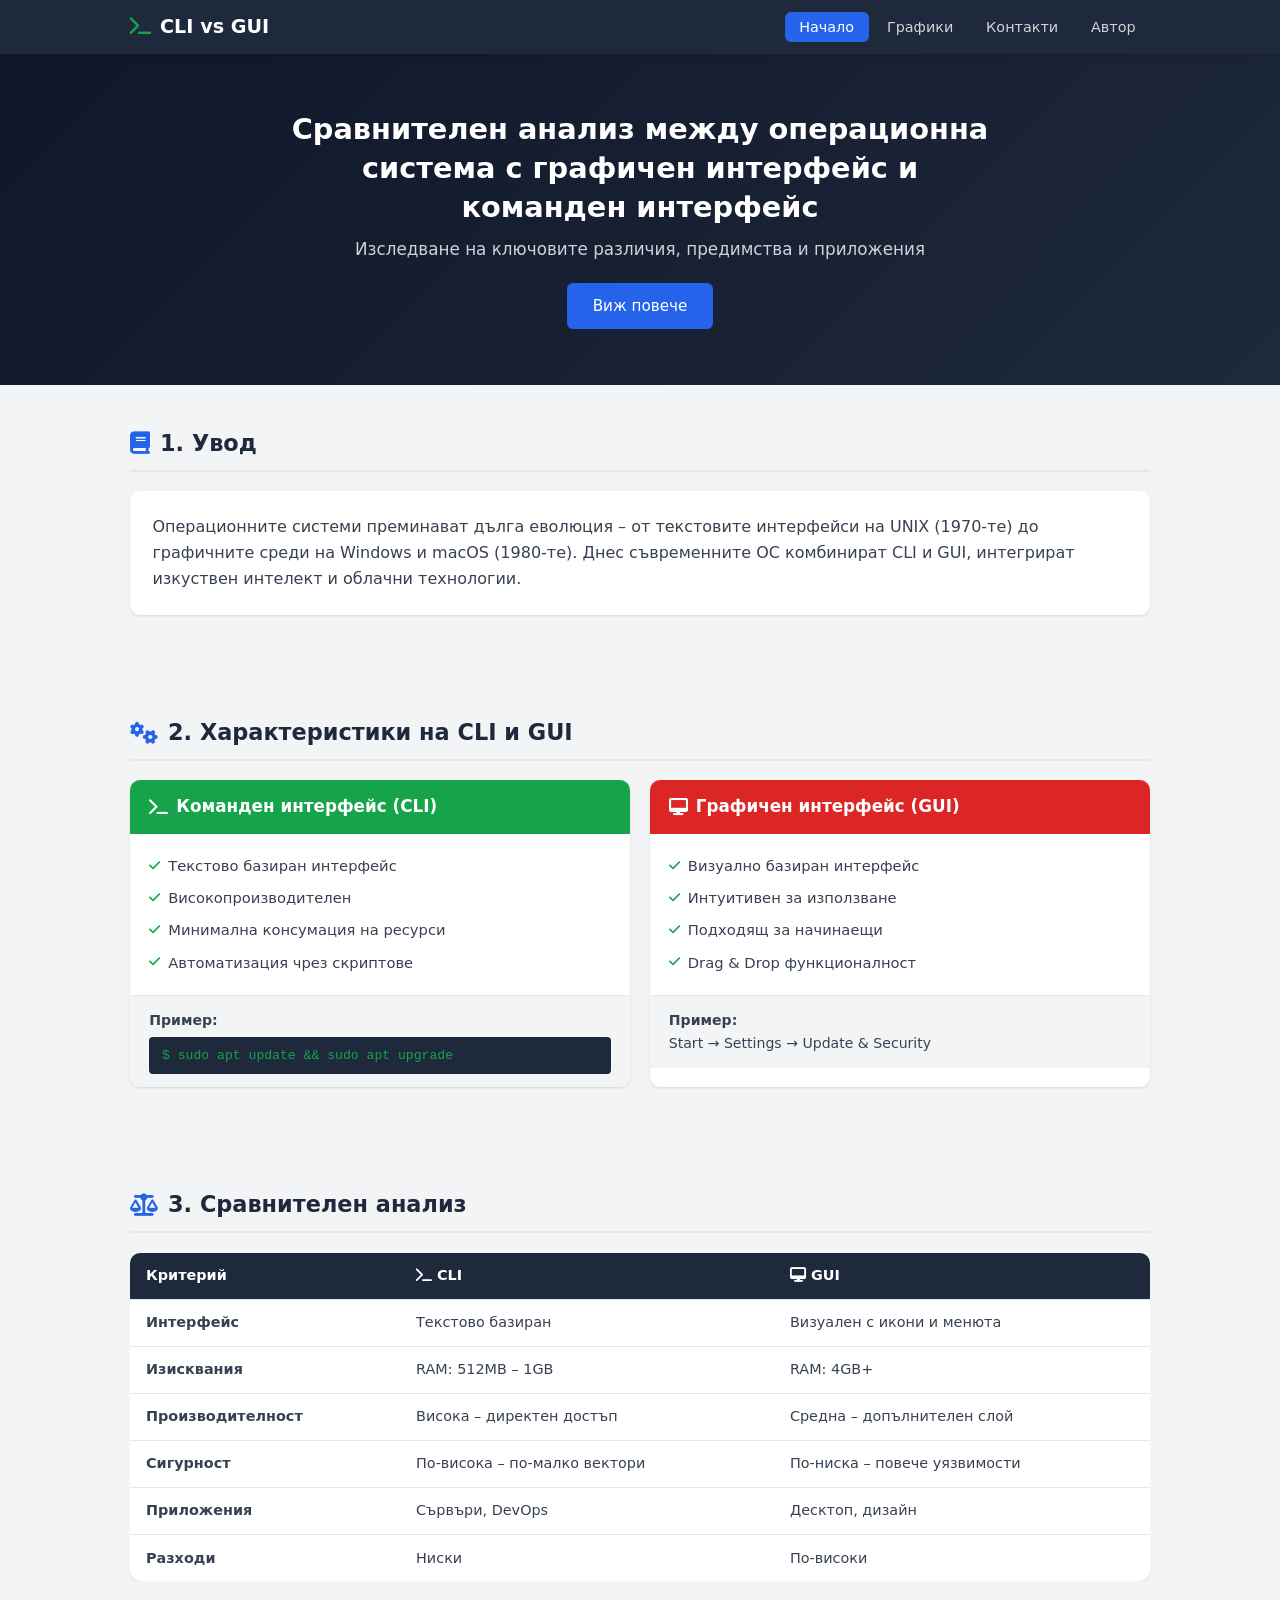
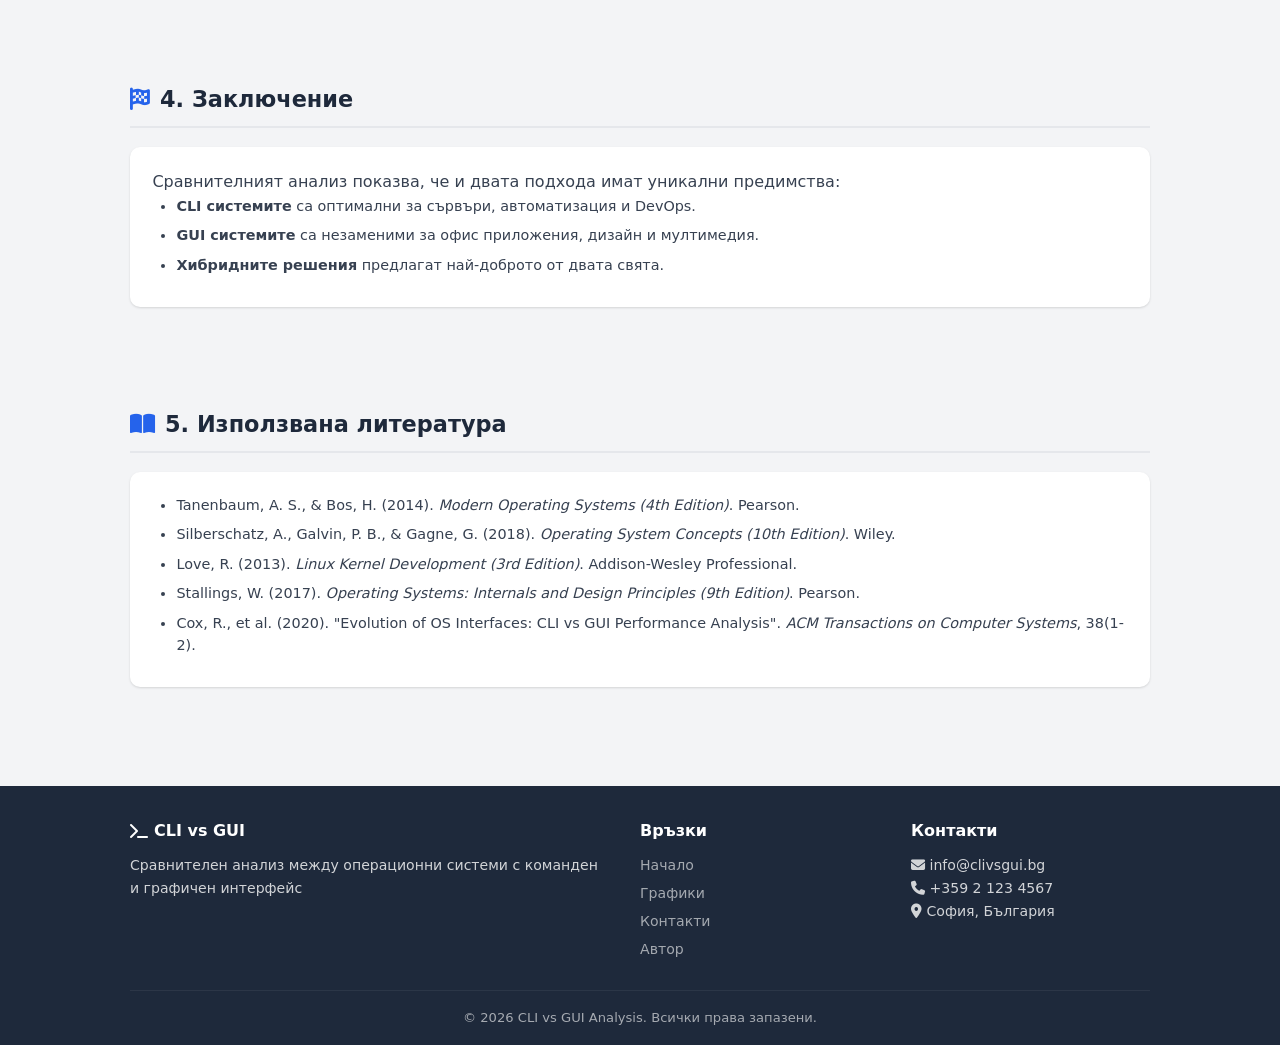
<file: index.html>
<!DOCTYPE html>
<html lang="bg">
<head>
    <meta charset="UTF-8">
    <meta name="viewport" content="width=device-width, initial-scale=1.0">
    <title>CLI vs GUI - Сравнителен анализ</title>
    <link rel="stylesheet" href="styles.css">
    <link rel="stylesheet" href="https://cdnjs.cloudflare.com/ajax/libs/font-awesome/6.4.0/css/all.min.css">
</head>
<body>
    <nav class="navbar">
        <div class="container">
            <div class="nav-brand"><i class="fas fa-terminal"></i><span>CLI vs GUI</span></div>
            <ul class="nav-menu">
                <li><a href="index.html" class="active">Начало</a></li>
                <li><a href="charts.html">Графики</a></li>
                <li><a href="contacts.html">Контакти</a></li>
                <li><a href="author.html">Автор</a></li>
            </ul>
            <div class="hamburger" role="button" aria-label="Меню" tabindex="0"><span></span><span></span><span></span></div>
        </div>
    </nav>

    <header class="hero">
        <h1>Сравнителен анализ между операционна система с графичен интерфейс и команден интерфейс</h1>
        <p>Изследване на ключовите различия, предимства и приложения</p>
        <a href="#intro" class="btn">Виж повече</a>
    </header>

    <main class="container">

        <!-- 1. Увод -->
        <section id="intro" class="section">
            <h2 class="section-title"><i class="fas fa-book"></i> 1. Увод</h2>
            <div class="card">
                <p>Операционните системи преминават дълга еволюция – от текстовите интерфейси на UNIX (1970-те) до графичните среди на Windows и macOS (1980-те). Днес съвременните ОС комбинират CLI и GUI, интегрират изкуствен интелект и облачни технологии.</p>
            </div>
        </section>

        <!-- 2. Характеристики -->
        <section id="characteristics" class="section">
            <h2 class="section-title"><i class="fas fa-cogs"></i> 2. Характеристики на CLI и GUI</h2>

            <div class="comparison">
                <div class="comparison-box cli">
                    <div class="header"><i class="fas fa-terminal"></i> Команден интерфейс (CLI)</div>
                    <ul class="body">
                        <li><i class="fas fa-check"></i> Текстово базиран интерфейс</li>
                        <li><i class="fas fa-check"></i> Високопроизводителен</li>
                        <li><i class="fas fa-check"></i> Минимална консумация на ресурси</li>
                        <li><i class="fas fa-check"></i> Автоматизация чрез скриптове</li>
                    </ul>
                    <div class="example">
                        <strong>Пример:</strong>
                        <code>$ sudo apt update && sudo apt upgrade</code>
                    </div>
                </div>
                <div class="comparison-box gui">
                    <div class="header"><i class="fas fa-desktop"></i> Графичен интерфейс (GUI)</div>
                    <ul class="body">
                        <li><i class="fas fa-check"></i> Визуално базиран интерфейс</li>
                        <li><i class="fas fa-check"></i> Интуитивен за използване</li>
                        <li><i class="fas fa-check"></i> Подходящ за начинаещи</li>
                        <li><i class="fas fa-check"></i> Drag & Drop функционалност</li>
                    </ul>
                    <div class="example">
                        <strong>Пример:</strong>
                        <p>Start → Settings → Update & Security</p>
                    </div>
                </div>
            </div>
        </section>

        <!-- 3. Сравнителен анализ -->
        <section id="analysis" class="section">
            <h2 class="section-title"><i class="fas fa-balance-scale"></i> 3. Сравнителен анализ</h2>

            <div class="table-wrap">
                <table>
                    <thead>
                        <tr>
                            <th>Критерий</th>
                            <th><i class="fas fa-terminal"></i> CLI</th>
                            <th><i class="fas fa-desktop"></i> GUI</th>
                        </tr>
                    </thead>
                    <tbody>
                        <tr><td><strong>Интерфейс</strong></td><td>Текстово базиран</td><td>Визуален с икони и менюта</td></tr>
                        <tr><td><strong>Изисквания</strong></td><td>RAM: 512MB – 1GB</td><td>RAM: 4GB+</td></tr>
                        <tr><td><strong>Производителност</strong></td><td>Висока – директен достъп</td><td>Средна – допълнителен слой</td></tr>
                        <tr><td><strong>Сигурност</strong></td><td>По-висока – по-малко вектори</td><td>По-ниска – повече уязвимости</td></tr>
                        <tr><td><strong>Приложения</strong></td><td>Сървъри, DevOps</td><td>Десктоп, дизайн</td></tr>
                        <tr><td><strong>Разходи</strong></td><td>Ниски</td><td>По-високи</td></tr>
                    </tbody>
                </table>
            </div>
        </section>

        <!-- 4. Заключение -->
        <section id="conclusion" class="section">
            <h2 class="section-title"><i class="fas fa-flag-checkered"></i> 4. Заключение</h2>

            <div class="card">
                <p>Сравнителният анализ показва, че и двата подхода имат уникални предимства:</p>
                <ul class="ref-list">
                    <li><strong>CLI системите</strong> са оптимални за сървъри, автоматизация и DevOps.</li>
                    <li><strong>GUI системите</strong> са незаменими за офис приложения, дизайн и мултимедия.</li>
                    <li><strong>Хибридните решения</strong> предлагат най-доброто от двата свята.</li>
                </ul>
            </div>
        </section>

        <!-- 5. Литература -->
        <section id="references" class="section">
            <h2 class="section-title"><i class="fas fa-book-open"></i> 5. Използвана литература</h2>

            <div class="card">
                <ul class="ref-list">
                    <li>Tanenbaum, A. S., & Bos, H. (2014). <em>Modern Operating Systems (4th Edition)</em>. Pearson.</li>
                    <li>Silberschatz, A., Galvin, P. B., & Gagne, G. (2018). <em>Operating System Concepts (10th Edition)</em>. Wiley.</li>
                    <li>Love, R. (2013). <em>Linux Kernel Development (3rd Edition)</em>. Addison-Wesley Professional.</li>
                    <li>Stallings, W. (2017). <em>Operating Systems: Internals and Design Principles (9th Edition)</em>. Pearson.</li>
                    <li>Cox, R., et al. (2020). "Evolution of OS Interfaces: CLI vs GUI Performance Analysis". <em>ACM Transactions on Computer Systems</em>, 38(1-2).</li>
                </ul>
            </div>
        </section>

    </main>

    <footer class="footer">
        <div class="container">
            <div class="footer-grid">
                <div>
                    <h3><i class="fas fa-terminal"></i> CLI vs GUI</h3>
                    <p>Сравнителен анализ между операционни системи с команден и графичен интерфейс</p>
                </div>
                <div>
                    <h3>Връзки</h3>
                    <ul>
                        <li><a href="index.html">Начало</a></li>
                        <li><a href="charts.html">Графики</a></li>
                        <li><a href="contacts.html">Контакти</a></li>
                        <li><a href="author.html">Автор</a></li>
                    </ul>
                </div>
                <div>
                    <h3>Контакти</h3>
                    <p><i class="fas fa-envelope"></i> info@clivsgui.bg</p>
                    <p><i class="fas fa-phone"></i> +359 2 123 4567</p>
                    <p><i class="fas fa-map-marker-alt"></i> София, България</p>
                </div>
            </div>
            <div class="footer-bottom">&copy; 2026 CLI vs GUI Analysis. Всички права запазени.</div>
        </div>
    </footer>

    <script src="script.js"></script>
</body>
</html>
</file>
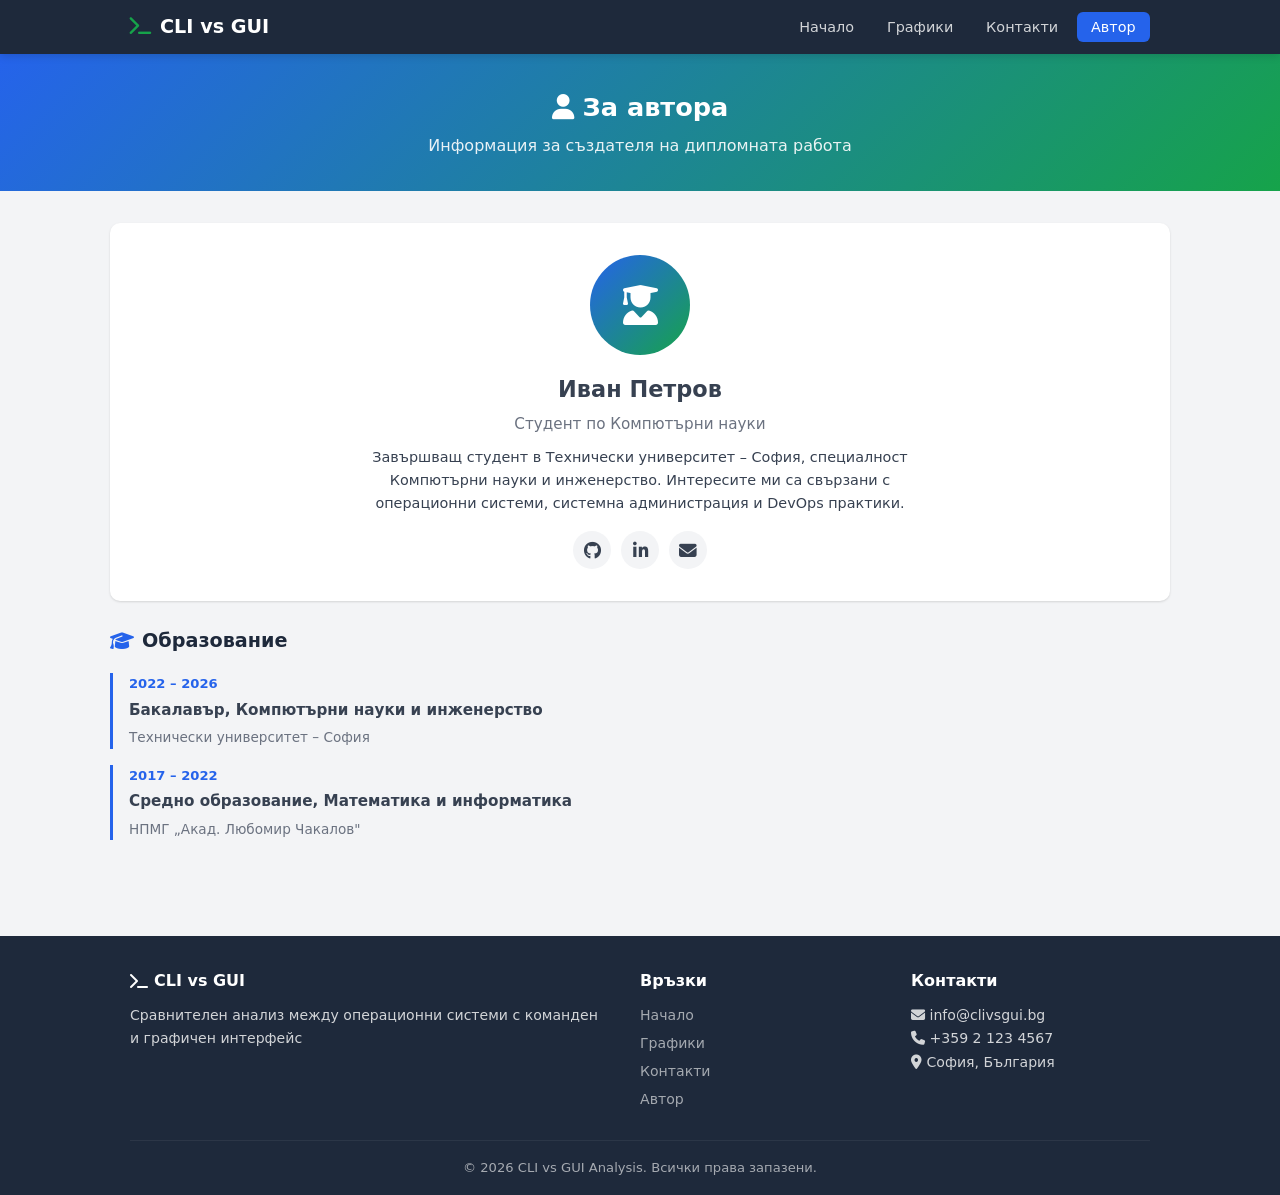
<file: author.html>
<!DOCTYPE html>
<html lang="bg">
<head>
    <meta charset="UTF-8">
    <meta name="viewport" content="width=device-width, initial-scale=1.0">
    <title>Автор - CLI vs GUI</title>
    <link rel="stylesheet" href="styles.css">
    <link rel="stylesheet" href="https://cdnjs.cloudflare.com/ajax/libs/font-awesome/6.4.0/css/all.min.css">
</head>
<body>
    <nav class="navbar">
        <div class="container">
            <div class="nav-brand"><i class="fas fa-terminal"></i><span>CLI vs GUI</span></div>
            <ul class="nav-menu">
                <li><a href="index.html">Начало</a></li>
                <li><a href="charts.html">Графики</a></li>
                <li><a href="contacts.html">Контакти</a></li>
                <li><a href="author.html" class="active">Автор</a></li>
            </ul>
            <div class="hamburger" role="button" aria-label="Меню" tabindex="0"><span></span><span></span><span></span></div>
        </div>
    </nav>

    <header class="page-header">
        <h1><i class="fas fa-user"></i> За автора</h1>
        <p>Информация за създателя на дипломната работа</p>
    </header>

    <main class="container author-page">

        <!-- Profile -->
        <section class="profile-card">
            <div class="profile-avatar"><i class="fas fa-user-graduate"></i></div>
            <h2>Иван Петров</h2>
            <p class="profile-title">Студент по Компютърни науки</p>
            <p class="profile-bio">Завършващ студент в Технически университет – София, специалност Компютърни науки и инженерство. Интересите ми са свързани с операционни системи, системна администрация и DevOps практики.</p>
            <div class="profile-links">
                <a href="#" aria-label="GitHub"><i class="fab fa-github"></i></a>
                <a href="#" aria-label="LinkedIn"><i class="fab fa-linkedin-in"></i></a>
                <a href="#" aria-label="Email"><i class="fas fa-envelope"></i></a>
            </div>
        </section>

        <!-- Education -->
        <section class="author-section">
            <h2><i class="fas fa-graduation-cap"></i> Образование</h2>
            <div class="timeline-simple">
                <div class="timeline-item">
                    <div class="timeline-date">2022 – 2026</div>
                    <h3>Бакалавър, Компютърни науки и инженерство</h3>
                    <p>Технически университет – София</p>
                </div>
                <div class="timeline-item">
                    <div class="timeline-date">2017 – 2022</div>
                    <h3>Средно образование, Математика и информатика</h3>
                    <p>НПМГ „Акад. Любомир Чакалов"</p>
                </div>
            </div>
        </section>

    </main>

    <footer class="footer">
        <div class="container">
            <div class="footer-grid">
                <div>
                    <h3><i class="fas fa-terminal"></i> CLI vs GUI</h3>
                    <p>Сравнителен анализ между операционни системи с команден и графичен интерфейс</p>
                </div>
                <div>
                    <h3>Връзки</h3>
                    <ul>
                        <li><a href="index.html">Начало</a></li>
                        <li><a href="charts.html">Графики</a></li>
                        <li><a href="contacts.html">Контакти</a></li>
                        <li><a href="author.html">Автор</a></li>
                    </ul>
                </div>
                <div>
                    <h3>Контакти</h3>
                    <p><i class="fas fa-envelope"></i> info@clivsgui.bg</p>
                    <p><i class="fas fa-phone"></i> +359 2 123 4567</p>
                    <p><i class="fas fa-map-marker-alt"></i> София, България</p>
                </div>
            </div>
            <div class="footer-bottom">&copy; 2026 CLI vs GUI Analysis. Всички права запазени.</div>
        </div>
    </footer>

    <script src="script.js"></script>
</body>
</html>
</file>
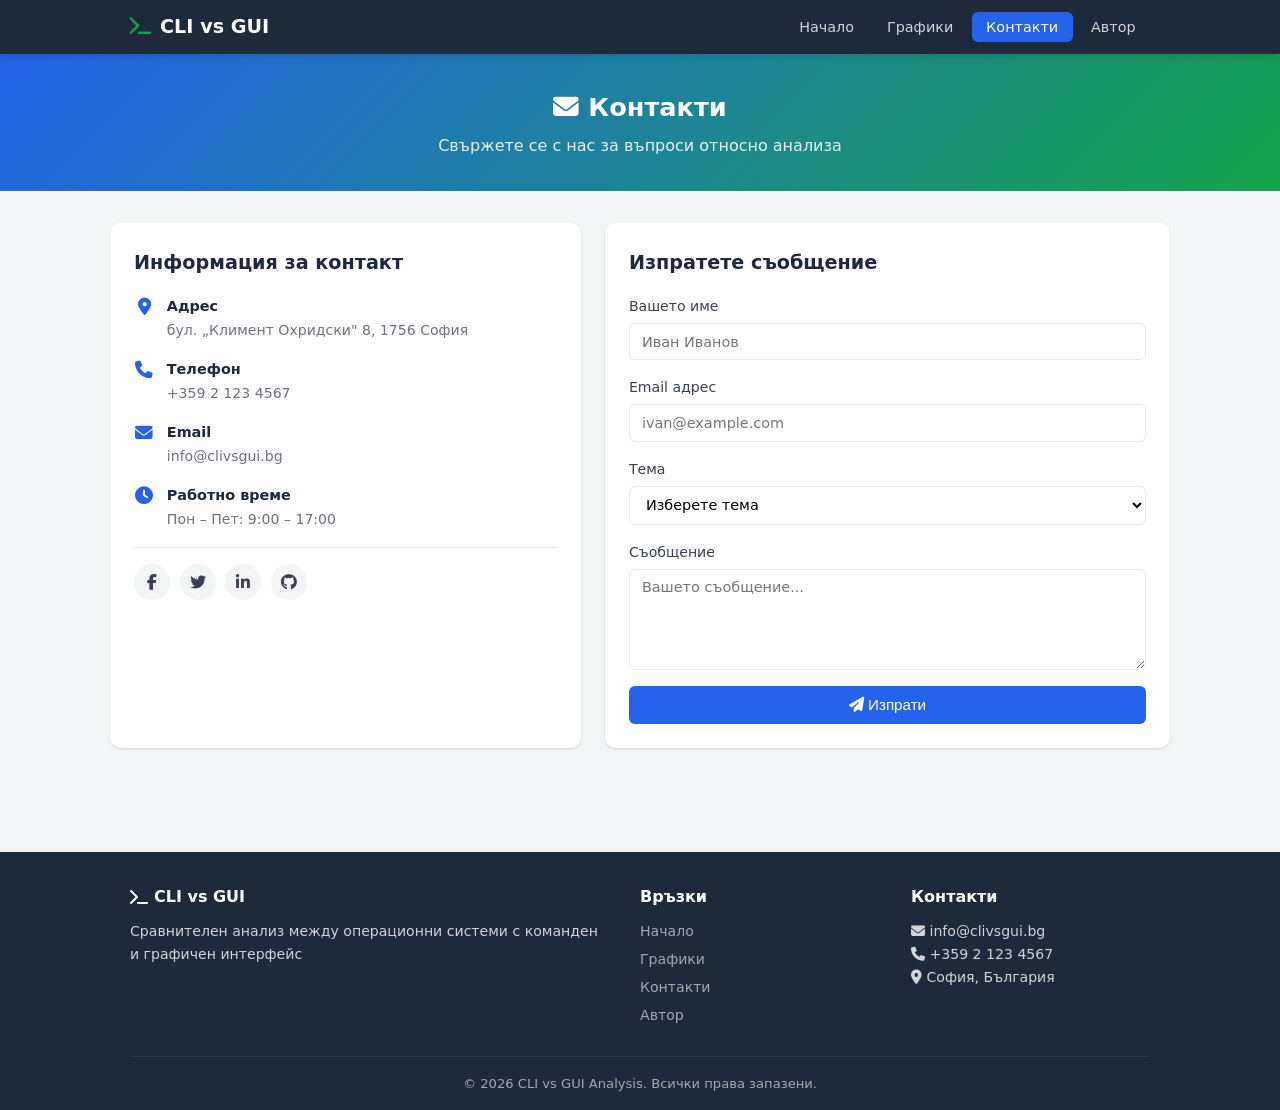
<file: contacts.html>
<!DOCTYPE html>
<html lang="bg">
<head>
    <meta charset="UTF-8">
    <meta name="viewport" content="width=device-width, initial-scale=1.0">
    <title>Контакти - CLI vs GUI</title>
    <link rel="stylesheet" href="styles.css">
    <link rel="stylesheet" href="https://cdnjs.cloudflare.com/ajax/libs/font-awesome/6.4.0/css/all.min.css">
</head>
<body>
    <nav class="navbar">
        <div class="container">
            <div class="nav-brand"><i class="fas fa-terminal"></i><span>CLI vs GUI</span></div>
            <ul class="nav-menu">
                <li><a href="index.html">Начало</a></li>
                <li><a href="charts.html">Графики</a></li>
                <li><a href="contacts.html" class="active">Контакти</a></li>
                <li><a href="author.html">Автор</a></li>
            </ul>
            <div class="hamburger" role="button" aria-label="Меню" tabindex="0"><span></span><span></span><span></span></div>
        </div>
    </nav>

    <header class="page-header">
        <h1><i class="fas fa-envelope"></i> Контакти</h1>
        <p>Свържете се с нас за въпроси относно анализа</p>
    </header>

    <main class="container contacts-page">

        <div class="contacts-grid">
            <!-- Info -->
            <div class="contact-info">
                <h2>Информация за контакт</h2>
                <div class="info-items">
                    <div class="info-item">
                        <i class="fas fa-map-marker-alt"></i>
                        <div>
                            <strong>Адрес</strong>
                            <p>бул. „Климент Охридски" 8, 1756 София</p>
                        </div>
                    </div>
                    <div class="info-item">
                        <i class="fas fa-phone"></i>
                        <div>
                            <strong>Телефон</strong>
                            <p>+359 2 123 4567</p>
                        </div>
                    </div>
                    <div class="info-item">
                        <i class="fas fa-envelope"></i>
                        <div>
                            <strong>Email</strong>
                            <p>info@clivsgui.bg</p>
                        </div>
                    </div>
                    <div class="info-item">
                        <i class="fas fa-clock"></i>
                        <div>
                            <strong>Работно време</strong>
                            <p>Пон – Пет: 9:00 – 17:00</p>
                        </div>
                    </div>
                </div>
                <div class="social-links">
                    <a href="#" aria-label="Facebook"><i class="fab fa-facebook-f"></i></a>
                    <a href="#" aria-label="Twitter"><i class="fab fa-twitter"></i></a>
                    <a href="#" aria-label="LinkedIn"><i class="fab fa-linkedin-in"></i></a>
                    <a href="#" aria-label="GitHub"><i class="fab fa-github"></i></a>
                </div>
            </div>

            <!-- Form -->
            <div class="contact-form-wrapper">
                <h2>Изпратете съобщение</h2>
                <form id="contactForm" class="contact-form" novalidate>
                    <div class="form-group">
                        <label for="name">Вашето име</label>
                        <input type="text" id="name" name="name" required placeholder="Иван Иванов">
                    </div>
                    <div class="form-group">
                        <label for="email">Email адрес</label>
                        <input type="email" id="email" name="email" required placeholder="ivan@example.com">
                    </div>
                    <div class="form-group">
                        <label for="subject">Тема</label>
                        <select id="subject" name="subject" required>
                            <option value="">Изберете тема</option>
                            <option value="question">Въпрос за анализа</option>
                            <option value="feedback">Обратна връзка</option>
                            <option value="collaboration">Сътрудничество</option>
                            <option value="other">Друго</option>
                        </select>
                    </div>
                    <div class="form-group">
                        <label for="message">Съобщение</label>
                        <textarea id="message" name="message" rows="5" required placeholder="Вашето съобщение..."></textarea>
                    </div>
                    <button type="submit" class="btn"><i class="fas fa-paper-plane"></i> Изпрати</button>
                </form>
            </div>
        </div>

    </main>

    <footer class="footer">
        <div class="container">
            <div class="footer-grid">
                <div>
                    <h3><i class="fas fa-terminal"></i> CLI vs GUI</h3>
                    <p>Сравнителен анализ между операционни системи с команден и графичен интерфейс</p>
                </div>
                <div>
                    <h3>Връзки</h3>
                    <ul>
                        <li><a href="index.html">Начало</a></li>
                        <li><a href="charts.html">Графики</a></li>
                        <li><a href="contacts.html">Контакти</a></li>
                        <li><a href="author.html">Автор</a></li>
                    </ul>
                </div>
                <div>
                    <h3>Контакти</h3>
                    <p><i class="fas fa-envelope"></i> info@clivsgui.bg</p>
                    <p><i class="fas fa-phone"></i> +359 2 123 4567</p>
                    <p><i class="fas fa-map-marker-alt"></i> София, България</p>
                </div>
            </div>
            <div class="footer-bottom">&copy; 2026 CLI vs GUI Analysis. Всички права запазени.</div>
        </div>
    </footer>

    <script src="script.js"></script>
</body>
</html>
</file>
<file: styles.css>
/* ===== Reset & Variables ===== */
:root {
    --blue: #2563eb;
    --blue-light: #3b82f6;
    --green: #16a34a;
    --red: #dc2626;
    --purple: #7c3aed;
    --dark: #1e293b;
    --text: #374151;
    --text-light: #6b7280;
    --bg: #f3f4f6;
    --white: #ffffff;
    --border: #e5e7eb;
    --radius: 10px;
    --shadow: 0 1px 3px rgba(0,0,0,0.08), 0 1px 2px rgba(0,0,0,0.06);
}

*, *::before, *::after { margin: 0; padding: 0; box-sizing: border-box; }
html { scroll-behavior: smooth; }
body { font-family: 'Segoe UI', system-ui, -apple-system, sans-serif; line-height: 1.65; color: var(--text); background: var(--bg); }
a { text-decoration: none; color: inherit; }
ul { list-style: none; }
img { max-width: 100%; }

/* ===== Layout ===== */
.container { max-width: 1060px; margin: 0 auto; padding: 0 20px; }

/* ===== Navbar ===== */
.navbar {
    background: var(--dark);
    padding: 0.7rem 0;
    position: sticky;
    top: 0;
    z-index: 100;
    box-shadow: 0 2px 8px rgba(0,0,0,0.15);
}
.navbar .container { display: flex; justify-content: space-between; align-items: center; }
.nav-brand { display: flex; align-items: center; gap: 8px; color: #fff; font-size: 1.2rem; font-weight: 700; }
.nav-brand i { color: var(--green); }
.nav-menu { display: flex; gap: 4px; }
.nav-menu a { color: rgba(255,255,255,0.8); padding: 0.45rem 0.9rem; border-radius: 6px; font-size: 0.9rem; transition: 0.2s; }
.nav-menu a:hover, .nav-menu a.active { background: var(--blue); color: #fff; }
.hamburger { display: none; flex-direction: column; cursor: pointer; gap: 5px; }
.hamburger span { width: 22px; height: 2px; background: #fff; transition: 0.3s; }

/* ===== Hero ===== */
.hero {
    background: linear-gradient(135deg, #0f172a 0%, var(--dark) 100%);
    color: #fff;
    text-align: center;
    padding: 3.5rem 20px;
}
.hero h1 { font-size: 1.8rem; margin-bottom: 0.6rem; line-height: 1.35; max-width: 700px; margin-left: auto; margin-right: auto; }
.hero p { opacity: 0.8; font-size: 1.05rem; margin-bottom: 1.2rem; }
.btn { display: inline-block; background: var(--blue); color: #fff; padding: 0.65rem 1.6rem; border-radius: 6px; font-size: 0.95rem; border: none; cursor: pointer; transition: 0.2s; }
.btn:hover { background: var(--blue-light); transform: translateY(-1px); }

/* ===== Page Header ===== */
.page-header {
    background: linear-gradient(135deg, var(--blue), var(--green));
    color: #fff;
    text-align: center;
    padding: 2rem 20px;
}
.page-header h1 { font-size: 1.6rem; margin-bottom: 0.3rem; }
.page-header p { opacity: 0.9; }

/* ===== Section ===== */
.section { padding: 2.5rem 0; }
.section-title {
    font-size: 1.4rem;
    margin-bottom: 1.2rem;
    color: var(--dark);
    display: flex;
    align-items: center;
    gap: 10px;
    padding-bottom: 0.5rem;
    border-bottom: 2px solid var(--border);
}
.section-title i { color: var(--blue); }

/* ===== Card ===== */
.card {
    background: var(--white);
    border-radius: var(--radius);
    box-shadow: var(--shadow);
    padding: 1.4rem;
    margin-bottom: 1.2rem;
}
.card h3 { font-size: 1.1rem; margin-bottom: 0.6rem; color: var(--dark); }

/* ===== Grid ===== */
.grid-2 { display: grid; grid-template-columns: repeat(2, 1fr); gap: 1.2rem; margin: 1.2rem 0; }
.grid-3 { display: grid; grid-template-columns: repeat(3, 1fr); gap: 1.2rem; margin: 1.2rem 0; }


/* ===== Mini Card (for grids) ===== */
.mini-card {
    background: var(--white);
    border-radius: var(--radius);
    box-shadow: var(--shadow);
    padding: 1.2rem;
    text-align: center;
    transition: transform 0.2s;
}
.mini-card:hover { transform: translateY(-2px); }
.mini-card i { font-size: 1.8rem; color: var(--blue); margin-bottom: 0.5rem; display: block; }
.mini-card h4 { font-size: 0.95rem; margin-bottom: 0.3rem; color: var(--dark); }
.mini-card p { font-size: 0.85rem; color: var(--text-light); }

/* ===== Comparison ===== */
.comparison { display: grid; grid-template-columns: 1fr 1fr; gap: 1.2rem; margin: 1.2rem 0; }
.comparison-box {
    background: var(--white);
    border-radius: var(--radius);
    box-shadow: var(--shadow);
    overflow: hidden;
}
.comparison-box .header {
    padding: 0.8rem 1.2rem;
    color: #fff;
    font-weight: 600;
    font-size: 1.05rem;
    display: flex;
    align-items: center;
    gap: 8px;
}
.comparison-box.cli .header { background: var(--green); }
.comparison-box.gui .header { background: var(--red); }
.comparison-box .body { padding: 1rem 1.2rem; }
.comparison-box .body li { padding: 0.25rem 0; display: flex; align-items: center; gap: 8px; font-size: 0.92rem; }
.comparison-box .body li i { color: var(--green); font-size: 0.8rem; }
.comparison-box .example { background: var(--bg); padding: 0.8rem 1.2rem; font-size: 0.88rem; border-top: 1px solid var(--border); }
.comparison-box .example code { background: var(--dark); color: var(--green); padding: 0.5rem 0.8rem; display: block; border-radius: 4px; font-family: monospace; margin-top: 0.3rem; font-size: 0.82rem; }

/* ===== Table ===== */
.table-wrap { overflow-x: auto; margin: 1.2rem 0; }
table {
    width: 100%;
    background: var(--white);
    border-radius: var(--radius);
    overflow: hidden;
    border-collapse: collapse;
    box-shadow: var(--shadow);
}
thead { background: var(--dark); color: #fff; }
th, td { padding: 0.7rem 1rem; text-align: left; font-size: 0.9rem; border-bottom: 1px solid var(--border); }
tbody tr:hover { background: var(--bg); }
tbody tr:last-child td { border-bottom: none; }









/* ===== References ===== */
.ref-list { padding-left: 1.5rem; }
.ref-list li { list-style: disc; margin-bottom: 0.5rem; font-size: 0.9rem; line-height: 1.5; }
.ref-list a { color: var(--blue); }
.ref-list a:hover { color: var(--green); }

/* ===== Charts Page ===== */
.charts-page { padding: 2rem 0; }
.chart-card {
    background: var(--white);
    border-radius: var(--radius);
    box-shadow: var(--shadow);
    padding: 1.4rem;
    margin-bottom: 1.5rem;
}
.chart-card h3 { font-size: 1.1rem; margin-bottom: 0.2rem; color: var(--dark); display: flex; align-items: center; gap: 8px; }
.chart-card h3 i { color: var(--blue); }
.chart-card .subtitle { color: var(--text-light); font-size: 0.88rem; margin-bottom: 1rem; }
.chart-box { position: relative; height: 320px; }
.chart-row { display: grid; grid-template-columns: 1fr 1fr; gap: 1.2rem; }
.chart-row .chart-box { height: 260px; }

/* Stats */
.stats-row { display: grid; grid-template-columns: repeat(3, 1fr); gap: 1rem; margin: 1.5rem 0; }
.stat-box {
    background: var(--white);
    border-radius: var(--radius);
    box-shadow: var(--shadow);
    padding: 1.2rem;
    text-align: center;
}
.stat-box i { font-size: 1.5rem; color: var(--blue); margin-bottom: 0.4rem; display: block; }
.stat-box .num { font-size: 1.5rem; font-weight: 700; color: var(--dark); }
.stat-box .label { font-size: 0.82rem; color: var(--text-light); margin-top: 0.2rem; }

/* ===== Contacts Page ===== */
.contacts-page { padding: 2rem 0; }
.contacts-grid { display: grid; grid-template-columns: 1fr 1.2fr; gap: 1.5rem; margin-bottom: 2rem; }

.contact-info {
    background: var(--white);
    border-radius: var(--radius);
    box-shadow: var(--shadow);
    padding: 1.5rem;
}
.contact-info h2 { font-size: 1.2rem; margin-bottom: 1rem; color: var(--dark); }
.info-item { display: flex; gap: 0.8rem; margin-bottom: 1rem; align-items: flex-start; }
.info-item i { color: var(--blue); font-size: 1.1rem; margin-top: 3px; width: 20px; text-align: center; }
.info-item strong { display: block; font-size: 0.9rem; color: var(--dark); }
.info-item p { font-size: 0.88rem; color: var(--text-light); margin: 0; }
.social-links { display: flex; gap: 0.6rem; margin-top: 1rem; padding-top: 1rem; border-top: 1px solid var(--border); }
.social-links a {
    width: 36px; height: 36px; background: var(--bg); border-radius: 50%;
    display: flex; align-items: center; justify-content: center;
    color: var(--text); font-size: 1rem; transition: 0.2s;
}
.social-links a:hover { background: var(--blue); color: #fff; }

.contact-form-wrapper {
    background: var(--white);
    border-radius: var(--radius);
    box-shadow: var(--shadow);
    padding: 1.5rem;
}
.contact-form-wrapper h2 { font-size: 1.2rem; margin-bottom: 1rem; color: var(--dark); }
.contact-form { display: flex; flex-direction: column; gap: 1rem; }
.form-group { display: flex; flex-direction: column; }
.form-group label { font-weight: 500; font-size: 0.88rem; margin-bottom: 0.3rem; }
.form-group input,
.form-group select,
.form-group textarea {
    padding: 0.6rem 0.75rem;
    border: 1.5px solid var(--border);
    border-radius: 6px;
    font-size: 0.9rem;
    font-family: inherit;
    transition: border-color 0.2s;
    background: var(--white);
}
.form-group input:focus,
.form-group select:focus,
.form-group textarea:focus { outline: none; border-color: var(--blue); }
.form-group input.error,
.form-group select.error,
.form-group textarea.error { border-color: var(--red); }
.form-error { color: var(--red); font-size: 0.78rem; margin-top: 0.2rem; }





/* ===== Author Page ===== */
.author-page { padding: 2rem 0; }

.profile-card {
    background: var(--white);
    border-radius: var(--radius);
    box-shadow: var(--shadow);
    padding: 2rem;
    text-align: center;
    margin-bottom: 1.5rem;
}
.profile-avatar {
    width: 100px; height: 100px;
    background: linear-gradient(135deg, var(--blue), var(--green));
    border-radius: 50%;
    display: flex; align-items: center; justify-content: center;
    margin: 0 auto 1rem;
    font-size: 2.5rem;
    color: #fff;
}
.profile-card h2 { font-size: 1.4rem; margin-bottom: 0.2rem; }
.profile-title { color: var(--text-light); font-size: 0.95rem; margin-bottom: 0.6rem; }
.profile-bio { font-size: 0.9rem; color: var(--text); max-width: 560px; margin: 0 auto 1rem; line-height: 1.6; }
.profile-links { display: flex; gap: 0.6rem; justify-content: center; }
.profile-links a {
    width: 38px; height: 38px; background: var(--bg); border-radius: 50%;
    display: flex; align-items: center; justify-content: center;
    color: var(--text); font-size: 1.1rem; transition: 0.2s;
}
.profile-links a:hover { background: var(--blue); color: #fff; }

.author-section { margin-bottom: 1.5rem; }
.author-section h2 { font-size: 1.2rem; margin-bottom: 1rem; display: flex; align-items: center; gap: 8px; color: var(--dark); }
.author-section h2 i { color: var(--blue); }



/* Timeline Simple */
.timeline-simple .timeline-item { margin-bottom: 1rem; padding-left: 1rem; border-left: 3px solid var(--blue); }
.timeline-simple .timeline-date { font-size: 0.82rem; color: var(--blue); font-weight: 600; }
.timeline-simple .timeline-item h3 { font-size: 0.95rem; margin: 0.2rem 0; }
.timeline-simple .timeline-item p { font-size: 0.85rem; color: var(--text-light); }





/* ===== Footer ===== */
.footer {
    background: var(--dark);
    color: #fff;
    padding: 2rem 0 1rem;
    margin-top: 2.5rem;
}
.footer-grid { display: grid; grid-template-columns: 2fr 1fr 1fr; gap: 2rem; margin-bottom: 1.5rem; }
.footer h3 { font-size: 1rem; margin-bottom: 0.6rem; display: flex; align-items: center; gap: 6px; }
.footer p, .footer li { font-size: 0.88rem; opacity: 0.8; }
.footer li { margin-bottom: 0.3rem; }
.footer a { color: rgba(255,255,255,0.75); transition: color 0.2s; }
.footer a:hover { color: var(--green); }
.footer-bottom { text-align: center; padding-top: 1rem; border-top: 1px solid rgba(255,255,255,0.1); font-size: 0.82rem; opacity: 0.6; }

/* ===== Scroll Top ===== */
.scroll-top {
    position: fixed; bottom: 20px; right: 20px;
    width: 40px; height: 40px;
    background: var(--blue); color: #fff; border: none;
    border-radius: 50%; cursor: pointer; font-size: 1rem;
    opacity: 0; pointer-events: none; transition: 0.3s;
    box-shadow: 0 2px 8px rgba(0,0,0,0.2);
    z-index: 50;
}
.scroll-top.visible { opacity: 1; pointer-events: auto; }
.scroll-top:hover { background: var(--blue-light); transform: translateY(-2px); }

/* ===== Responsive ===== */
@media (max-width: 768px) {
    .hamburger { display: flex; }
    .nav-menu {
        position: fixed; top: 52px; left: 0; right: 0;
        background: var(--dark); flex-direction: column; padding: 0.8rem;
        transform: translateY(-100%); opacity: 0; transition: 0.3s; pointer-events: none;
    }
    .nav-menu.active { transform: translateY(0); opacity: 1; pointer-events: auto; }
    .hero h1 { font-size: 1.4rem; }
    .grid-2, .comparison, .contacts-grid, .skills-grid, .chart-row { grid-template-columns: 1fr; }
    .grid-3, .stats-row { grid-template-columns: 1fr 1fr; }

    .footer-grid { grid-template-columns: 1fr; }
    .chart-box { height: 260px; }
}

@media (max-width: 480px) {
    .grid-3, .stats-row { grid-template-columns: 1fr; }
    .hero h1 { font-size: 1.2rem; }
    .chart-box { height: 220px; }
}

@media print {
    .navbar, .scroll-top { display: none !important; }
    body { background: #fff; }
}
</file>
